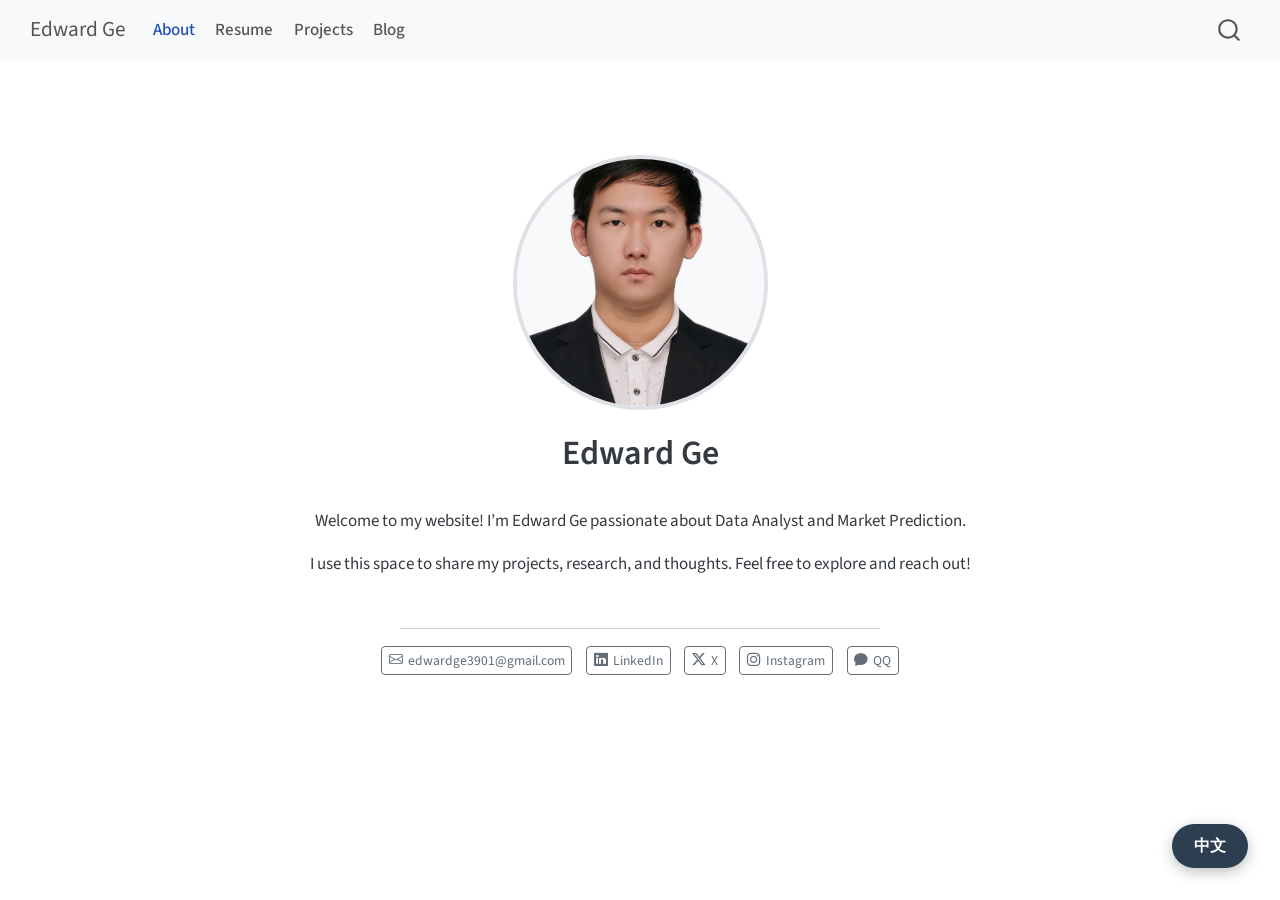
<file: docs/index.html>
<!DOCTYPE html>
<html xmlns="http://www.w3.org/1999/xhtml" lang="en" xml:lang="en"><head>

<meta charset="utf-8">
<meta name="generator" content="quarto-1.9.36">

<meta name="viewport" content="width=device-width, initial-scale=1.0, user-scalable=yes">


<title>Edward Ge</title>
<style>
/* Default styles provided by pandoc.
** See https://pandoc.org/MANUAL.html#variables-for-html for config info.
*/
code{white-space: pre-wrap;}
span.smallcaps{font-variant: small-caps;}
div.columns{display: flex; gap: min(4vw, 1.5em);}
div.column{flex: auto; overflow-x: auto;}
div.hanging-indent{margin-left: 1.5em; text-indent: -1.5em;}
ul.task-list{list-style: none;}
ul.task-list li input[type="checkbox"] {
  width: 0.8em;
  margin: 0 0.8em 0.2em -1em; /* quarto-specific, see https://github.com/quarto-dev/quarto-cli/issues/4556 */ 
  vertical-align: middle;
}
</style>


<script src="site_libs/quarto-nav/quarto-nav.js"></script>
<script src="site_libs/quarto-nav/headroom.min.js"></script>
<script src="site_libs/clipboard/clipboard.min.js"></script>
<script src="site_libs/quarto-search/autocomplete.umd.js"></script>
<script src="site_libs/quarto-search/fuse.min.js"></script>
<script src="site_libs/quarto-search/quarto-search.js"></script>
<meta name="quarto:offset" content="./">
<script src="site_libs/quarto-html/quarto.js" type="module"></script>
<script src="site_libs/quarto-html/tabsets/tabsets.js" type="module"></script>
<script src="site_libs/quarto-html/popper.min.js"></script>
<script src="site_libs/quarto-html/tippy.umd.min.js"></script>
<link href="site_libs/quarto-html/tippy.css" rel="stylesheet">
<link href="site_libs/quarto-html/quarto-syntax-highlighting-845c23b38eaddc0f92fda52bfe77a8c8.css" rel="stylesheet" id="quarto-text-highlighting-styles">
<script src="site_libs/bootstrap/bootstrap.min.js"></script>
<link href="site_libs/bootstrap/bootstrap-icons.css" rel="stylesheet">
<link href="site_libs/bootstrap/bootstrap-a0f9fd0d421825b736dc1bbcbcba2219.min.css" rel="stylesheet" append-hash="true" id="quarto-bootstrap" data-mode="light">
<script id="quarto-search-options" type="application/json">{
  "location": "navbar",
  "copy-button": false,
  "collapse-after": 3,
  "panel-placement": "end",
  "type": "overlay",
  "limit": 50,
  "keyboard-shortcut": [
    "f",
    "/",
    "s"
  ],
  "show-item-context": false,
  "language": {
    "search-no-results-text": "No results",
    "search-matching-documents-text": "matching documents",
    "search-copy-link-title": "Copy link to search",
    "search-hide-matches-text": "Hide additional matches",
    "search-more-match-text": "more match in this document",
    "search-more-matches-text": "more matches in this document",
    "search-clear-button-title": "Clear",
    "search-text-placeholder": "",
    "search-detached-cancel-button-title": "Cancel",
    "search-submit-button-title": "Submit",
    "search-label": "Search"
  }
}</script>


<link rel="stylesheet" href="styles.css">
</head>

<body class="nav-fixed fullcontent quarto-light">

<div id="quarto-search-results"></div>
  <header id="quarto-header" class="headroom fixed-top">
    <nav class="navbar navbar-expand-lg " data-bs-theme="dark">
      <div class="navbar-container container-fluid">
      <div class="navbar-brand-container mx-auto">
    <a class="navbar-brand" href="./index.html">
    <span class="navbar-title">Edward Ge</span>
    </a>
  </div>
            <div id="quarto-search" class="" title="Search"></div>
          <button class="navbar-toggler" type="button" data-bs-toggle="collapse" data-bs-target="#navbarCollapse" aria-controls="navbarCollapse" role="menu" aria-expanded="false" aria-label="Toggle navigation" onclick="if (window.quartoToggleHeadroom) { window.quartoToggleHeadroom(); }">
  <span class="navbar-toggler-icon"></span>
</button>
          <div class="collapse navbar-collapse" id="navbarCollapse">
            <ul class="navbar-nav navbar-nav-scroll me-auto">
  <li class="nav-item">
    <a class="nav-link active" href="./index.html" aria-current="page"> 
<span class="menu-text">About</span></a>
  </li>  
  <li class="nav-item">
    <a class="nav-link" href="./resume.html"> 
<span class="menu-text">Resume</span></a>
  </li>  
  <li class="nav-item">
    <a class="nav-link" href="./projects.html"> 
<span class="menu-text">Projects</span></a>
  </li>  
  <li class="nav-item">
    <a class="nav-link" href="./blog.html"> 
<span class="menu-text">Blog</span></a>
  </li>  
</ul>
          </div> <!-- /navcollapse -->
            <div class="quarto-navbar-tools">
</div>
      </div> <!-- /container-fluid -->
    </nav>
</header>
<!-- content -->
<div id="quarto-content" class="quarto-container page-columns page-rows-contents page-layout-article page-navbar">
<!-- sidebar -->
<!-- margin-sidebar -->
    
<!-- main -->
<div class="quarto-about-jolla">
  <img src="files/profile_pic.jpg" class="about-image
  round " style="height: 15em; width: 15em;">
 <header id="title-block-header" class="quarto-title-block default">
<div class="quarto-title">
<h1 class="title">Edward Ge</h1>
</div>
<div class="quarto-title-meta">
  </div>
</header><main class="content" id="quarto-document-content">
<div class="lang-en">
<p>Welcome to my website! I’m Edward Ge passionate about Data Analyst and Market Prediction.</p>
<p>I use this space to share my projects, research, and thoughts. Feel free to explore and reach out!</p>
</div>
<div class="lang-zh">
<p>欢迎来到我的个人网站！我是葛智健，热衷于数据分析和市场预测。</p>
<p>这里是我分享项目、研究和想法的地方，欢迎随意浏览，也欢迎联系我！</p>
</div>


</main> 
  <hr class="about-sep">
   <div class="about-links">
  <a href="mailto:edwardge3901@gmail.com" class="about-link" rel="" target="">
    <i class="bi bi-envelope"></i>
     <span class="about-link-text">edwardge3901@gmail.com</span>
  </a>
  <a href="https://www.linkedin.com/in/zhijian-ge-9521372b8/" class="about-link" rel="" target="">
    <i class="bi bi-linkedin"></i>
     <span class="about-link-text">LinkedIn</span>
  </a>
  <a href="https://x.com/EdwardGe3901" class="about-link" rel="" target="">
    <i class="bi bi-twitter-x"></i>
     <span class="about-link-text">X</span>
  </a>
  <a href="https://www.instagram.com/auster039/" class="about-link" rel="" target="">
    <i class="bi bi-instagram"></i>
     <span class="about-link-text">Instagram</span>
  </a>
  <a href="http://wpa.qq.com/msgrd?v=3&amp;uin=1965330771&amp;site=qq&amp;menu=yes" class="about-link" rel="" target="">
    <i class="bi bi-chat-fill"></i>
     <span class="about-link-text">QQ</span>
  </a>
</div>
</div>
 <!-- /main -->
<style>
  #lang-toggle-btn {
    position: fixed;
    bottom: 32px;
    right: 32px;
    z-index: 9999;
    background: #2c3e50;
    color: #fff;
    border: none;
    border-radius: 24px;
    padding: 10px 22px;
    font-size: 0.95rem;
    font-weight: 600;
    cursor: pointer;
    box-shadow: 0 4px 14px rgba(0,0,0,0.25);
    transition: background 0.2s, transform 0.1s;
  }
  #lang-toggle-btn:hover {
    background: #1a252f;
    transform: translateY(-2px);
  }
  .lang-zh { display: none; }
</style>

<button id="lang-toggle-btn">中文</button>

<script>
(function () {
  var currentLang = localStorage.getItem('preferred-lang') || 'en';
  var btn = document.getElementById('lang-toggle-btn');

  var nameEN = 'Edward Ge';
  var nameZH = '葛智健';

  function applyLang(lang) {
    // 用 'block' 而不是 '' 确保覆盖 CSS 的 display:none
    document.querySelectorAll('.lang-en').forEach(function (el) {
      el.style.display = lang === 'en' ? 'block' : 'none';
    });
    document.querySelectorAll('.lang-zh').forEach(function (el) {
      el.style.display = lang === 'zh' ? 'block' : 'none';
    });

    // 切换名字
    var nameEl = document.querySelector('.quarto-about-jolla h1');
    if (nameEl) nameEl.textContent = lang === 'en' ? nameEN : nameZH;

    btn.textContent = lang === 'en' ? '中文' : 'EN';
    localStorage.setItem('preferred-lang', lang);
    currentLang = lang;
  }

  btn.addEventListener('click', function () {
    applyLang(currentLang === 'en' ? 'zh' : 'en');
  });

  // 直接调用，不用 DOMContentLoaded（脚本在 body 末尾，DOM 已就绪）
  applyLang(currentLang);
})();
</script>
<script id="quarto-html-after-body" type="application/javascript">
  window.document.addEventListener("DOMContentLoaded", function (event) {
    const isCodeAnnotation = (el) => {
      for (const clz of el.classList) {
        if (clz.startsWith('code-annotation-')) {                     
          return true;
        }
      }
      return false;
    }
    const onCopySuccess = function(e) {
      // button target
      const button = e.trigger;
      // don't keep focus
      button.blur();
      // flash "checked"
      button.classList.add('code-copy-button-checked');
      var currentTitle = button.getAttribute("title");
      button.setAttribute("title", "Copied!");
      let tooltip;
      if (window.bootstrap) {
        button.setAttribute("data-bs-toggle", "tooltip");
        button.setAttribute("data-bs-placement", "left");
        button.setAttribute("data-bs-title", "Copied!");
        tooltip = new bootstrap.Tooltip(button, 
          { trigger: "manual", 
            customClass: "code-copy-button-tooltip",
            offset: [0, -8]});
        tooltip.show();    
      }
      setTimeout(function() {
        if (tooltip) {
          tooltip.hide();
          button.removeAttribute("data-bs-title");
          button.removeAttribute("data-bs-toggle");
          button.removeAttribute("data-bs-placement");
        }
        button.setAttribute("title", currentTitle);
        button.classList.remove('code-copy-button-checked');
      }, 1000);
      // clear code selection
      e.clearSelection();
    }
    const getTextToCopy = function(trigger) {
      const outerScaffold = trigger.parentElement.cloneNode(true);
      const codeEl = outerScaffold.querySelector('code');
      for (const childEl of codeEl.children) {
        if (isCodeAnnotation(childEl)) {
          childEl.remove();
        }
      }
      return codeEl.innerText;
    }
    const clipboard = new window.ClipboardJS('.code-copy-button:not([data-in-quarto-modal])', {
      text: getTextToCopy
    });
    clipboard.on('success', onCopySuccess);
    if (window.document.getElementById('quarto-embedded-source-code-modal')) {
      const clipboardModal = new window.ClipboardJS('.code-copy-button[data-in-quarto-modal]', {
        text: getTextToCopy,
        container: window.document.getElementById('quarto-embedded-source-code-modal')
      });
      clipboardModal.on('success', onCopySuccess);
    }
      var localhostRegex = new RegExp(/^(?:http|https):\/\/localhost\:?[0-9]*\//);
      var mailtoRegex = new RegExp(/^mailto:/);
        var filterRegex = new RegExp('/' + window.location.host + '/');
      var isInternal = (href) => {
          return filterRegex.test(href) || localhostRegex.test(href) || mailtoRegex.test(href);
      }
      // Inspect non-navigation links and adorn them if external
     var links = window.document.querySelectorAll('a[href]:not(.nav-link):not(.navbar-brand):not(.toc-action):not(.sidebar-link):not(.sidebar-item-toggle):not(.pagination-link):not(.no-external):not([aria-hidden]):not(.dropdown-item):not(.quarto-navigation-tool):not(.about-link)');
      for (var i=0; i<links.length; i++) {
        const link = links[i];
        if (!isInternal(link.href)) {
          // undo the damage that might have been done by quarto-nav.js in the case of
          // links that we want to consider external
          if (link.dataset.originalHref !== undefined) {
            link.href = link.dataset.originalHref;
          }
        }
      }
    function tippyHover(el, contentFn, onTriggerFn, onUntriggerFn) {
      const config = {
        allowHTML: true,
        maxWidth: 500,
        delay: 100,
        arrow: false,
        appendTo: function(el) {
            return el.parentElement;
        },
        interactive: true,
        interactiveBorder: 10,
        theme: 'quarto',
        placement: 'bottom-start',
      };
      if (contentFn) {
        config.content = contentFn;
      }
      if (onTriggerFn) {
        config.onTrigger = onTriggerFn;
      }
      if (onUntriggerFn) {
        config.onUntrigger = onUntriggerFn;
      }
      window.tippy(el, config); 
    }
    const noterefs = window.document.querySelectorAll('a[role="doc-noteref"]');
    for (var i=0; i<noterefs.length; i++) {
      const ref = noterefs[i];
      tippyHover(ref, function() {
        // use id or data attribute instead here
        let href = ref.getAttribute('data-footnote-href') || ref.getAttribute('href');
        try { href = new URL(href).hash; } catch {}
        const id = href.replace(/^#\/?/, "");
        const note = window.document.getElementById(id);
        if (note) {
          return note.innerHTML;
        } else {
          return "";
        }
      });
    }
    const xrefs = window.document.querySelectorAll('a.quarto-xref');
    const processXRef = (id, note) => {
      // Strip column container classes
      const stripColumnClz = (el) => {
        el.classList.remove("page-full", "page-columns");
        if (el.children) {
          for (const child of el.children) {
            stripColumnClz(child);
          }
        }
      }
      stripColumnClz(note)
      if (id === null || id.startsWith('sec-')) {
        // Special case sections, only their first couple elements
        const container = document.createElement("div");
        if (note.children && note.children.length > 2) {
          container.appendChild(note.children[0].cloneNode(true));
          for (let i = 1; i < note.children.length; i++) {
            const child = note.children[i];
            if (child.tagName === "P" && child.innerText === "") {
              continue;
            } else {
              container.appendChild(child.cloneNode(true));
              break;
            }
          }
          if (window.Quarto?.typesetMath) {
            window.Quarto.typesetMath(container);
          }
          return container.innerHTML
        } else {
          if (window.Quarto?.typesetMath) {
            window.Quarto.typesetMath(note);
          }
          return note.innerHTML;
        }
      } else {
        // Remove any anchor links if they are present
        const anchorLink = note.querySelector('a.anchorjs-link');
        if (anchorLink) {
          anchorLink.remove();
        }
        if (window.Quarto?.typesetMath) {
          window.Quarto.typesetMath(note);
        }
        if (note.classList.contains("callout")) {
          return note.outerHTML;
        } else {
          return note.innerHTML;
        }
      }
    }
    for (var i=0; i<xrefs.length; i++) {
      const xref = xrefs[i];
      tippyHover(xref, undefined, function(instance) {
        instance.disable();
        let url = xref.getAttribute('href');
        let hash = undefined; 
        if (url.startsWith('#')) {
          hash = url;
        } else {
          try { hash = new URL(url).hash; } catch {}
        }
        if (hash) {
          const id = hash.replace(/^#\/?/, "");
          const note = window.document.getElementById(id);
          if (note !== null) {
            try {
              const html = processXRef(id, note.cloneNode(true));
              instance.setContent(html);
            } finally {
              instance.enable();
              instance.show();
            }
          } else {
            // See if we can fetch this
            fetch(url.split('#')[0])
            .then(res => res.text())
            .then(html => {
              const parser = new DOMParser();
              const htmlDoc = parser.parseFromString(html, "text/html");
              const note = htmlDoc.getElementById(id);
              if (note !== null) {
                const html = processXRef(id, note);
                instance.setContent(html);
              } 
            }).finally(() => {
              instance.enable();
              instance.show();
            });
          }
        } else {
          // See if we can fetch a full url (with no hash to target)
          // This is a special case and we should probably do some content thinning / targeting
          fetch(url)
          .then(res => res.text())
          .then(html => {
            const parser = new DOMParser();
            const htmlDoc = parser.parseFromString(html, "text/html");
            const note = htmlDoc.querySelector('main.content');
            if (note !== null) {
              // This should only happen for chapter cross references
              // (since there is no id in the URL)
              // remove the first header
              if (note.children.length > 0 && note.children[0].tagName === "HEADER") {
                note.children[0].remove();
              }
              const html = processXRef(null, note);
              instance.setContent(html);
            } 
          }).finally(() => {
            instance.enable();
            instance.show();
          });
        }
      }, function(instance) {
      });
    }
        let selectedAnnoteEl;
        const selectorForAnnotation = ( cell, annotation) => {
          let cellAttr = 'data-code-cell="' + cell + '"';
          let lineAttr = 'data-code-annotation="' +  annotation + '"';
          const selector = 'span[' + cellAttr + '][' + lineAttr + ']';
          return selector;
        }
        const selectCodeLines = (annoteEl) => {
          const doc = window.document;
          const targetCell = annoteEl.getAttribute("data-target-cell");
          const targetAnnotation = annoteEl.getAttribute("data-target-annotation");
          const annoteSpan = window.document.querySelector(selectorForAnnotation(targetCell, targetAnnotation));
          const lines = annoteSpan.getAttribute("data-code-lines").split(",");
          const lineIds = lines.map((line) => {
            return targetCell + "-" + line;
          })
          let top = null;
          let height = null;
          let parent = null;
          if (lineIds.length > 0) {
              //compute the position of the single el (top and bottom and make a div)
              const el = window.document.getElementById(lineIds[0]);
              top = el.offsetTop;
              height = el.offsetHeight;
              parent = el.parentElement.parentElement;
            if (lineIds.length > 1) {
              const lastEl = window.document.getElementById(lineIds[lineIds.length - 1]);
              const bottom = lastEl.offsetTop + lastEl.offsetHeight;
              height = bottom - top;
            }
            if (top !== null && height !== null && parent !== null) {
              // cook up a div (if necessary) and position it 
              let div = window.document.getElementById("code-annotation-line-highlight");
              if (div === null) {
                div = window.document.createElement("div");
                div.setAttribute("id", "code-annotation-line-highlight");
                div.style.position = 'absolute';
                parent.appendChild(div);
              }
              div.style.top = top - 2 + "px";
              div.style.height = height + 4 + "px";
              div.style.left = 0;
              let gutterDiv = window.document.getElementById("code-annotation-line-highlight-gutter");
              if (gutterDiv === null) {
                gutterDiv = window.document.createElement("div");
                gutterDiv.setAttribute("id", "code-annotation-line-highlight-gutter");
                gutterDiv.style.position = 'absolute';
                const codeCell = window.document.getElementById(targetCell);
                const gutter = codeCell.querySelector('.code-annotation-gutter');
                gutter.appendChild(gutterDiv);
              }
              gutterDiv.style.top = top - 2 + "px";
              gutterDiv.style.height = height + 4 + "px";
            }
            selectedAnnoteEl = annoteEl;
          }
        };
        const unselectCodeLines = () => {
          const elementsIds = ["code-annotation-line-highlight", "code-annotation-line-highlight-gutter"];
          elementsIds.forEach((elId) => {
            const div = window.document.getElementById(elId);
            if (div) {
              div.remove();
            }
          });
          selectedAnnoteEl = undefined;
        };
          // Handle positioning of the toggle
      window.addEventListener(
        "resize",
        throttle(() => {
          elRect = undefined;
          if (selectedAnnoteEl) {
            selectCodeLines(selectedAnnoteEl);
          }
        }, 10)
      );
      function throttle(fn, ms) {
      let throttle = false;
      let timer;
        return (...args) => {
          if(!throttle) { // first call gets through
              fn.apply(this, args);
              throttle = true;
          } else { // all the others get throttled
              if(timer) clearTimeout(timer); // cancel #2
              timer = setTimeout(() => {
                fn.apply(this, args);
                timer = throttle = false;
              }, ms);
          }
        };
      }
        // Attach click handler to the DT
        const annoteDls = window.document.querySelectorAll('dt[data-target-cell]');
        for (const annoteDlNode of annoteDls) {
          annoteDlNode.addEventListener('click', (event) => {
            const clickedEl = event.target;
            if (clickedEl !== selectedAnnoteEl) {
              unselectCodeLines();
              const activeEl = window.document.querySelector('dt[data-target-cell].code-annotation-active');
              if (activeEl) {
                activeEl.classList.remove('code-annotation-active');
              }
              selectCodeLines(clickedEl);
              clickedEl.classList.add('code-annotation-active');
            } else {
              // Unselect the line
              unselectCodeLines();
              clickedEl.classList.remove('code-annotation-active');
            }
          });
        }
    const findCites = (el) => {
      const parentEl = el.parentElement;
      if (parentEl) {
        const cites = parentEl.dataset.cites;
        if (cites) {
          return {
            el,
            cites: cites.split(' ')
          };
        } else {
          return findCites(el.parentElement)
        }
      } else {
        return undefined;
      }
    };
    var bibliorefs = window.document.querySelectorAll('a[role="doc-biblioref"]');
    for (var i=0; i<bibliorefs.length; i++) {
      const ref = bibliorefs[i];
      const citeInfo = findCites(ref);
      if (citeInfo) {
        tippyHover(citeInfo.el, function() {
          var popup = window.document.createElement('div');
          citeInfo.cites.forEach(function(cite) {
            var citeDiv = window.document.createElement('div');
            citeDiv.classList.add('hanging-indent');
            citeDiv.classList.add('csl-entry');
            var biblioDiv = window.document.getElementById('ref-' + cite);
            if (biblioDiv) {
              citeDiv.innerHTML = biblioDiv.innerHTML;
            }
            popup.appendChild(citeDiv);
          });
          return popup.innerHTML;
        });
      }
    }
  });
  </script>
</div> <!-- /content -->




</body></html>
</file>
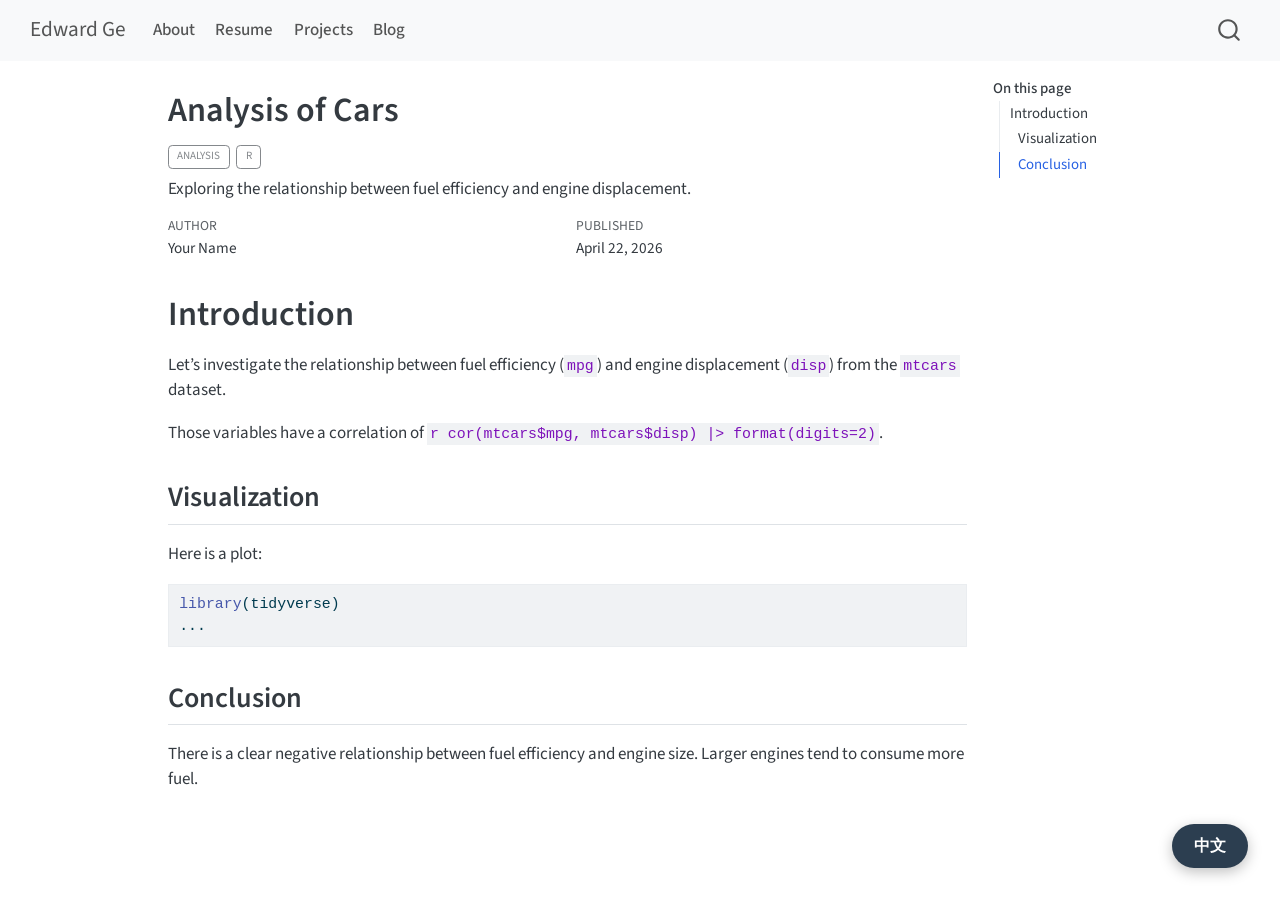
<file: docs/projects/project1/index.html>
<!DOCTYPE html>
<html xmlns="http://www.w3.org/1999/xhtml" lang="en" xml:lang="en"><head>

<meta charset="utf-8">
<meta name="generator" content="quarto-1.9.36">

<meta name="viewport" content="width=device-width, initial-scale=1.0, user-scalable=yes">

<meta name="author" content="Your Name">
<meta name="dcterms.date" content="2026-04-22">
<meta name="description" content="Exploring the relationship between fuel efficiency and engine displacement.">

<title>Analysis of Cars – Edward Ge</title>
<style>
/* Default styles provided by pandoc.
** See https://pandoc.org/MANUAL.html#variables-for-html for config info.
*/
code{white-space: pre-wrap;}
span.smallcaps{font-variant: small-caps;}
div.columns{display: flex; gap: min(4vw, 1.5em);}
div.column{flex: auto; overflow-x: auto;}
div.hanging-indent{margin-left: 1.5em; text-indent: -1.5em;}
ul.task-list{list-style: none;}
ul.task-list li input[type="checkbox"] {
  width: 0.8em;
  margin: 0 0.8em 0.2em -1em; /* quarto-specific, see https://github.com/quarto-dev/quarto-cli/issues/4556 */ 
  vertical-align: middle;
}
/* CSS for syntax highlighting */
html { -webkit-text-size-adjust: 100%; }
pre > code.sourceCode { white-space: pre; position: relative; }
pre > code.sourceCode > span { display: inline-block; line-height: 1.25; }
pre > code.sourceCode > span:empty { height: 1.2em; }
.sourceCode { overflow: visible; }
code.sourceCode > span { color: inherit; text-decoration: inherit; }
div.sourceCode { margin: 1em 0; }
pre.sourceCode { margin: 0; }
@media screen {
div.sourceCode { overflow: auto; }
}
@media print {
pre > code.sourceCode { white-space: pre-wrap; }
pre > code.sourceCode > span { text-indent: -5em; padding-left: 5em; }
}
pre.numberSource code
  { counter-reset: source-line 0; }
pre.numberSource code > span
  { position: relative; left: -4em; counter-increment: source-line; }
pre.numberSource code > span > a:first-child::before
  { content: counter(source-line);
    position: relative; left: -1em; text-align: right; vertical-align: baseline;
    border: none; display: inline-block;
    -webkit-touch-callout: none; -webkit-user-select: none;
    -khtml-user-select: none; -moz-user-select: none;
    -ms-user-select: none; user-select: none;
    padding: 0 4px; width: 4em;
  }
pre.numberSource { margin-left: 3em;  padding-left: 4px; }
div.sourceCode
  {   }
@media screen {
pre > code.sourceCode > span > a:first-child::before { text-decoration: underline; }
}
</style>


<script src="../../site_libs/quarto-nav/quarto-nav.js"></script>
<script src="../../site_libs/quarto-nav/headroom.min.js"></script>
<script src="../../site_libs/clipboard/clipboard.min.js"></script>
<script src="../../site_libs/quarto-search/autocomplete.umd.js"></script>
<script src="../../site_libs/quarto-search/fuse.min.js"></script>
<script src="../../site_libs/quarto-search/quarto-search.js"></script>
<meta name="quarto:offset" content="../../">
<script src="../../site_libs/quarto-html/quarto.js" type="module"></script>
<script src="../../site_libs/quarto-html/tabsets/tabsets.js" type="module"></script>
<script src="../../site_libs/quarto-html/popper.min.js"></script>
<script src="../../site_libs/quarto-html/tippy.umd.min.js"></script>
<script src="../../site_libs/quarto-html/anchor.min.js"></script>
<link href="../../site_libs/quarto-html/tippy.css" rel="stylesheet">
<link href="../../site_libs/quarto-html/quarto-syntax-highlighting-845c23b38eaddc0f92fda52bfe77a8c8.css" rel="stylesheet" id="quarto-text-highlighting-styles">
<script src="../../site_libs/bootstrap/bootstrap.min.js"></script>
<link href="../../site_libs/bootstrap/bootstrap-icons.css" rel="stylesheet">
<link href="../../site_libs/bootstrap/bootstrap-a0f9fd0d421825b736dc1bbcbcba2219.min.css" rel="stylesheet" append-hash="true" id="quarto-bootstrap" data-mode="light">
<script id="quarto-search-options" type="application/json">{
  "location": "navbar",
  "copy-button": false,
  "collapse-after": 3,
  "panel-placement": "end",
  "type": "overlay",
  "limit": 50,
  "keyboard-shortcut": [
    "f",
    "/",
    "s"
  ],
  "show-item-context": false,
  "language": {
    "search-no-results-text": "No results",
    "search-matching-documents-text": "matching documents",
    "search-copy-link-title": "Copy link to search",
    "search-hide-matches-text": "Hide additional matches",
    "search-more-match-text": "more match in this document",
    "search-more-matches-text": "more matches in this document",
    "search-clear-button-title": "Clear",
    "search-text-placeholder": "",
    "search-detached-cancel-button-title": "Cancel",
    "search-submit-button-title": "Submit",
    "search-label": "Search"
  }
}</script>


<link rel="stylesheet" href="../../styles.css">
</head>

<body class="nav-fixed quarto-light">

<div id="quarto-search-results"></div>
  <header id="quarto-header" class="headroom fixed-top">
    <nav class="navbar navbar-expand-lg " data-bs-theme="dark">
      <div class="navbar-container container-fluid">
      <div class="navbar-brand-container mx-auto">
    <a class="navbar-brand" href="../../index.html">
    <span class="navbar-title">Edward Ge</span>
    </a>
  </div>
            <div id="quarto-search" class="" title="Search"></div>
          <button class="navbar-toggler" type="button" data-bs-toggle="collapse" data-bs-target="#navbarCollapse" aria-controls="navbarCollapse" role="menu" aria-expanded="false" aria-label="Toggle navigation" onclick="if (window.quartoToggleHeadroom) { window.quartoToggleHeadroom(); }">
  <span class="navbar-toggler-icon"></span>
</button>
          <div class="collapse navbar-collapse" id="navbarCollapse">
            <ul class="navbar-nav navbar-nav-scroll me-auto">
  <li class="nav-item">
    <a class="nav-link" href="../../index.html"> 
<span class="menu-text">About</span></a>
  </li>  
  <li class="nav-item">
    <a class="nav-link" href="../../resume.html"> 
<span class="menu-text">Resume</span></a>
  </li>  
  <li class="nav-item">
    <a class="nav-link" href="../../projects.html"> 
<span class="menu-text">Projects</span></a>
  </li>  
  <li class="nav-item">
    <a class="nav-link" href="../../blog.html"> 
<span class="menu-text">Blog</span></a>
  </li>  
</ul>
          </div> <!-- /navcollapse -->
            <div class="quarto-navbar-tools">
</div>
      </div> <!-- /container-fluid -->
    </nav>
</header>
<!-- content -->
<div id="quarto-content" class="quarto-container page-columns page-rows-contents page-layout-article page-navbar">
<!-- sidebar -->
<!-- margin-sidebar -->
    <div id="quarto-margin-sidebar" class="sidebar margin-sidebar">
        <nav id="TOC" role="doc-toc" class="toc-active">
    <h2 id="toc-title">On this page</h2>
   
  <ul>
  <li><a href="#introduction" id="toc-introduction" class="nav-link active" data-scroll-target="#introduction">Introduction</a>
  <ul class="collapse">
  <li><a href="#visualization" id="toc-visualization" class="nav-link" data-scroll-target="#visualization">Visualization</a></li>
  <li><a href="#conclusion" id="toc-conclusion" class="nav-link" data-scroll-target="#conclusion">Conclusion</a></li>
  </ul></li>
  </ul>
</nav>
    </div>
<!-- main -->
<main class="content" id="quarto-document-content">

<header id="title-block-header" class="quarto-title-block default">
<div class="quarto-title">
<h1 class="title">Analysis of Cars</h1>
  <div class="quarto-categories">
    <div class="quarto-category">analysis</div>
    <div class="quarto-category">R</div>
  </div>
  </div>

<div>
  <div class="description">
    Exploring the relationship between fuel efficiency and engine displacement.
  </div>
</div>


<div class="quarto-title-meta">

    <div>
    <div class="quarto-title-meta-heading">Author</div>
    <div class="quarto-title-meta-contents">
             <p>Your Name </p>
          </div>
  </div>
    
    <div>
    <div class="quarto-title-meta-heading">Published</div>
    <div class="quarto-title-meta-contents">
      <p class="date">April 22, 2026</p>
    </div>
  </div>
  
    
  </div>
  


</header>


<section id="introduction" class="level1">
<h1>Introduction</h1>
<p>Let’s investigate the relationship between fuel efficiency (<code>mpg</code>) and engine displacement (<code>disp</code>) from the <code>mtcars</code> dataset.</p>
<p>Those variables have a correlation of <code>r cor(mtcars$mpg, mtcars$disp) |&gt; format(digits=2)</code>.</p>
<section id="visualization" class="level2">
<h2 class="anchored" data-anchor-id="visualization">Visualization</h2>
<p>Here is a plot:</p>
<div class="code-copy-outer-scaffold"><div class="sourceCode" id="cb1"><pre class="sourceCode r code-with-copy"><code class="sourceCode r"><span id="cb1-1"><a href="#cb1-1" aria-hidden="true" tabindex="-1"></a><span class="fu">library</span>(tidyverse)</span>
<span id="cb1-2"><a href="#cb1-2" aria-hidden="true" tabindex="-1"></a>...</span></code></pre></div><button title="Copy to Clipboard" class="code-copy-button"><i class="bi"></i></button></div>
</section>
<section id="conclusion" class="level2">
<h2 class="anchored" data-anchor-id="conclusion">Conclusion</h2>
<p>There is a clear negative relationship between fuel efficiency and engine size. Larger engines tend to consume more fuel.</p>


</section>
</section>

</main> <!-- /main -->
<style>
  #lang-toggle-btn {
    position: fixed;
    bottom: 32px;
    right: 32px;
    z-index: 9999;
    background: #2c3e50;
    color: #fff;
    border: none;
    border-radius: 24px;
    padding: 10px 22px;
    font-size: 0.95rem;
    font-weight: 600;
    cursor: pointer;
    box-shadow: 0 4px 14px rgba(0,0,0,0.25);
    transition: background 0.2s, transform 0.1s;
  }
  #lang-toggle-btn:hover {
    background: #1a252f;
    transform: translateY(-2px);
  }
  .lang-zh { display: none; }
</style>

<button id="lang-toggle-btn">中文</button>

<script>
(function () {
  var currentLang = localStorage.getItem('preferred-lang') || 'en';
  var btn = document.getElementById('lang-toggle-btn');

  var nameEN = 'Edward Ge';
  var nameZH = '葛智健';

  function applyLang(lang) {
    // 用 'block' 而不是 '' 确保覆盖 CSS 的 display:none
    document.querySelectorAll('.lang-en').forEach(function (el) {
      el.style.display = lang === 'en' ? 'block' : 'none';
    });
    document.querySelectorAll('.lang-zh').forEach(function (el) {
      el.style.display = lang === 'zh' ? 'block' : 'none';
    });

    // 切换名字
    var nameEl = document.querySelector('.quarto-about-jolla h1');
    if (nameEl) nameEl.textContent = lang === 'en' ? nameEN : nameZH;

    btn.textContent = lang === 'en' ? '中文' : 'EN';
    localStorage.setItem('preferred-lang', lang);
    currentLang = lang;
  }

  btn.addEventListener('click', function () {
    applyLang(currentLang === 'en' ? 'zh' : 'en');
  });

  // 直接调用，不用 DOMContentLoaded（脚本在 body 末尾，DOM 已就绪）
  applyLang(currentLang);
})();
</script>
<script id="quarto-html-after-body" type="application/javascript">
  window.document.addEventListener("DOMContentLoaded", function (event) {
    const icon = "";
    const anchorJS = new window.AnchorJS();
    anchorJS.options = {
      placement: 'right',
      icon: icon
    };
    anchorJS.add('.anchored');
    const isCodeAnnotation = (el) => {
      for (const clz of el.classList) {
        if (clz.startsWith('code-annotation-')) {                     
          return true;
        }
      }
      return false;
    }
    const onCopySuccess = function(e) {
      // button target
      const button = e.trigger;
      // don't keep focus
      button.blur();
      // flash "checked"
      button.classList.add('code-copy-button-checked');
      var currentTitle = button.getAttribute("title");
      button.setAttribute("title", "Copied!");
      let tooltip;
      if (window.bootstrap) {
        button.setAttribute("data-bs-toggle", "tooltip");
        button.setAttribute("data-bs-placement", "left");
        button.setAttribute("data-bs-title", "Copied!");
        tooltip = new bootstrap.Tooltip(button, 
          { trigger: "manual", 
            customClass: "code-copy-button-tooltip",
            offset: [0, -8]});
        tooltip.show();    
      }
      setTimeout(function() {
        if (tooltip) {
          tooltip.hide();
          button.removeAttribute("data-bs-title");
          button.removeAttribute("data-bs-toggle");
          button.removeAttribute("data-bs-placement");
        }
        button.setAttribute("title", currentTitle);
        button.classList.remove('code-copy-button-checked');
      }, 1000);
      // clear code selection
      e.clearSelection();
    }
    const getTextToCopy = function(trigger) {
      const outerScaffold = trigger.parentElement.cloneNode(true);
      const codeEl = outerScaffold.querySelector('code');
      for (const childEl of codeEl.children) {
        if (isCodeAnnotation(childEl)) {
          childEl.remove();
        }
      }
      return codeEl.innerText;
    }
    const clipboard = new window.ClipboardJS('.code-copy-button:not([data-in-quarto-modal])', {
      text: getTextToCopy
    });
    clipboard.on('success', onCopySuccess);
    if (window.document.getElementById('quarto-embedded-source-code-modal')) {
      const clipboardModal = new window.ClipboardJS('.code-copy-button[data-in-quarto-modal]', {
        text: getTextToCopy,
        container: window.document.getElementById('quarto-embedded-source-code-modal')
      });
      clipboardModal.on('success', onCopySuccess);
    }
      var localhostRegex = new RegExp(/^(?:http|https):\/\/localhost\:?[0-9]*\//);
      var mailtoRegex = new RegExp(/^mailto:/);
        var filterRegex = new RegExp('/' + window.location.host + '/');
      var isInternal = (href) => {
          return filterRegex.test(href) || localhostRegex.test(href) || mailtoRegex.test(href);
      }
      // Inspect non-navigation links and adorn them if external
     var links = window.document.querySelectorAll('a[href]:not(.nav-link):not(.navbar-brand):not(.toc-action):not(.sidebar-link):not(.sidebar-item-toggle):not(.pagination-link):not(.no-external):not([aria-hidden]):not(.dropdown-item):not(.quarto-navigation-tool):not(.about-link)');
      for (var i=0; i<links.length; i++) {
        const link = links[i];
        if (!isInternal(link.href)) {
          // undo the damage that might have been done by quarto-nav.js in the case of
          // links that we want to consider external
          if (link.dataset.originalHref !== undefined) {
            link.href = link.dataset.originalHref;
          }
        }
      }
    function tippyHover(el, contentFn, onTriggerFn, onUntriggerFn) {
      const config = {
        allowHTML: true,
        maxWidth: 500,
        delay: 100,
        arrow: false,
        appendTo: function(el) {
            return el.parentElement;
        },
        interactive: true,
        interactiveBorder: 10,
        theme: 'quarto',
        placement: 'bottom-start',
      };
      if (contentFn) {
        config.content = contentFn;
      }
      if (onTriggerFn) {
        config.onTrigger = onTriggerFn;
      }
      if (onUntriggerFn) {
        config.onUntrigger = onUntriggerFn;
      }
      window.tippy(el, config); 
    }
    const noterefs = window.document.querySelectorAll('a[role="doc-noteref"]');
    for (var i=0; i<noterefs.length; i++) {
      const ref = noterefs[i];
      tippyHover(ref, function() {
        // use id or data attribute instead here
        let href = ref.getAttribute('data-footnote-href') || ref.getAttribute('href');
        try { href = new URL(href).hash; } catch {}
        const id = href.replace(/^#\/?/, "");
        const note = window.document.getElementById(id);
        if (note) {
          return note.innerHTML;
        } else {
          return "";
        }
      });
    }
    const xrefs = window.document.querySelectorAll('a.quarto-xref');
    const processXRef = (id, note) => {
      // Strip column container classes
      const stripColumnClz = (el) => {
        el.classList.remove("page-full", "page-columns");
        if (el.children) {
          for (const child of el.children) {
            stripColumnClz(child);
          }
        }
      }
      stripColumnClz(note)
      if (id === null || id.startsWith('sec-')) {
        // Special case sections, only their first couple elements
        const container = document.createElement("div");
        if (note.children && note.children.length > 2) {
          container.appendChild(note.children[0].cloneNode(true));
          for (let i = 1; i < note.children.length; i++) {
            const child = note.children[i];
            if (child.tagName === "P" && child.innerText === "") {
              continue;
            } else {
              container.appendChild(child.cloneNode(true));
              break;
            }
          }
          if (window.Quarto?.typesetMath) {
            window.Quarto.typesetMath(container);
          }
          return container.innerHTML
        } else {
          if (window.Quarto?.typesetMath) {
            window.Quarto.typesetMath(note);
          }
          return note.innerHTML;
        }
      } else {
        // Remove any anchor links if they are present
        const anchorLink = note.querySelector('a.anchorjs-link');
        if (anchorLink) {
          anchorLink.remove();
        }
        if (window.Quarto?.typesetMath) {
          window.Quarto.typesetMath(note);
        }
        if (note.classList.contains("callout")) {
          return note.outerHTML;
        } else {
          return note.innerHTML;
        }
      }
    }
    for (var i=0; i<xrefs.length; i++) {
      const xref = xrefs[i];
      tippyHover(xref, undefined, function(instance) {
        instance.disable();
        let url = xref.getAttribute('href');
        let hash = undefined; 
        if (url.startsWith('#')) {
          hash = url;
        } else {
          try { hash = new URL(url).hash; } catch {}
        }
        if (hash) {
          const id = hash.replace(/^#\/?/, "");
          const note = window.document.getElementById(id);
          if (note !== null) {
            try {
              const html = processXRef(id, note.cloneNode(true));
              instance.setContent(html);
            } finally {
              instance.enable();
              instance.show();
            }
          } else {
            // See if we can fetch this
            fetch(url.split('#')[0])
            .then(res => res.text())
            .then(html => {
              const parser = new DOMParser();
              const htmlDoc = parser.parseFromString(html, "text/html");
              const note = htmlDoc.getElementById(id);
              if (note !== null) {
                const html = processXRef(id, note);
                instance.setContent(html);
              } 
            }).finally(() => {
              instance.enable();
              instance.show();
            });
          }
        } else {
          // See if we can fetch a full url (with no hash to target)
          // This is a special case and we should probably do some content thinning / targeting
          fetch(url)
          .then(res => res.text())
          .then(html => {
            const parser = new DOMParser();
            const htmlDoc = parser.parseFromString(html, "text/html");
            const note = htmlDoc.querySelector('main.content');
            if (note !== null) {
              // This should only happen for chapter cross references
              // (since there is no id in the URL)
              // remove the first header
              if (note.children.length > 0 && note.children[0].tagName === "HEADER") {
                note.children[0].remove();
              }
              const html = processXRef(null, note);
              instance.setContent(html);
            } 
          }).finally(() => {
            instance.enable();
            instance.show();
          });
        }
      }, function(instance) {
      });
    }
        let selectedAnnoteEl;
        const selectorForAnnotation = ( cell, annotation) => {
          let cellAttr = 'data-code-cell="' + cell + '"';
          let lineAttr = 'data-code-annotation="' +  annotation + '"';
          const selector = 'span[' + cellAttr + '][' + lineAttr + ']';
          return selector;
        }
        const selectCodeLines = (annoteEl) => {
          const doc = window.document;
          const targetCell = annoteEl.getAttribute("data-target-cell");
          const targetAnnotation = annoteEl.getAttribute("data-target-annotation");
          const annoteSpan = window.document.querySelector(selectorForAnnotation(targetCell, targetAnnotation));
          const lines = annoteSpan.getAttribute("data-code-lines").split(",");
          const lineIds = lines.map((line) => {
            return targetCell + "-" + line;
          })
          let top = null;
          let height = null;
          let parent = null;
          if (lineIds.length > 0) {
              //compute the position of the single el (top and bottom and make a div)
              const el = window.document.getElementById(lineIds[0]);
              top = el.offsetTop;
              height = el.offsetHeight;
              parent = el.parentElement.parentElement;
            if (lineIds.length > 1) {
              const lastEl = window.document.getElementById(lineIds[lineIds.length - 1]);
              const bottom = lastEl.offsetTop + lastEl.offsetHeight;
              height = bottom - top;
            }
            if (top !== null && height !== null && parent !== null) {
              // cook up a div (if necessary) and position it 
              let div = window.document.getElementById("code-annotation-line-highlight");
              if (div === null) {
                div = window.document.createElement("div");
                div.setAttribute("id", "code-annotation-line-highlight");
                div.style.position = 'absolute';
                parent.appendChild(div);
              }
              div.style.top = top - 2 + "px";
              div.style.height = height + 4 + "px";
              div.style.left = 0;
              let gutterDiv = window.document.getElementById("code-annotation-line-highlight-gutter");
              if (gutterDiv === null) {
                gutterDiv = window.document.createElement("div");
                gutterDiv.setAttribute("id", "code-annotation-line-highlight-gutter");
                gutterDiv.style.position = 'absolute';
                const codeCell = window.document.getElementById(targetCell);
                const gutter = codeCell.querySelector('.code-annotation-gutter');
                gutter.appendChild(gutterDiv);
              }
              gutterDiv.style.top = top - 2 + "px";
              gutterDiv.style.height = height + 4 + "px";
            }
            selectedAnnoteEl = annoteEl;
          }
        };
        const unselectCodeLines = () => {
          const elementsIds = ["code-annotation-line-highlight", "code-annotation-line-highlight-gutter"];
          elementsIds.forEach((elId) => {
            const div = window.document.getElementById(elId);
            if (div) {
              div.remove();
            }
          });
          selectedAnnoteEl = undefined;
        };
          // Handle positioning of the toggle
      window.addEventListener(
        "resize",
        throttle(() => {
          elRect = undefined;
          if (selectedAnnoteEl) {
            selectCodeLines(selectedAnnoteEl);
          }
        }, 10)
      );
      function throttle(fn, ms) {
      let throttle = false;
      let timer;
        return (...args) => {
          if(!throttle) { // first call gets through
              fn.apply(this, args);
              throttle = true;
          } else { // all the others get throttled
              if(timer) clearTimeout(timer); // cancel #2
              timer = setTimeout(() => {
                fn.apply(this, args);
                timer = throttle = false;
              }, ms);
          }
        };
      }
        // Attach click handler to the DT
        const annoteDls = window.document.querySelectorAll('dt[data-target-cell]');
        for (const annoteDlNode of annoteDls) {
          annoteDlNode.addEventListener('click', (event) => {
            const clickedEl = event.target;
            if (clickedEl !== selectedAnnoteEl) {
              unselectCodeLines();
              const activeEl = window.document.querySelector('dt[data-target-cell].code-annotation-active');
              if (activeEl) {
                activeEl.classList.remove('code-annotation-active');
              }
              selectCodeLines(clickedEl);
              clickedEl.classList.add('code-annotation-active');
            } else {
              // Unselect the line
              unselectCodeLines();
              clickedEl.classList.remove('code-annotation-active');
            }
          });
        }
    const findCites = (el) => {
      const parentEl = el.parentElement;
      if (parentEl) {
        const cites = parentEl.dataset.cites;
        if (cites) {
          return {
            el,
            cites: cites.split(' ')
          };
        } else {
          return findCites(el.parentElement)
        }
      } else {
        return undefined;
      }
    };
    var bibliorefs = window.document.querySelectorAll('a[role="doc-biblioref"]');
    for (var i=0; i<bibliorefs.length; i++) {
      const ref = bibliorefs[i];
      const citeInfo = findCites(ref);
      if (citeInfo) {
        tippyHover(citeInfo.el, function() {
          var popup = window.document.createElement('div');
          citeInfo.cites.forEach(function(cite) {
            var citeDiv = window.document.createElement('div');
            citeDiv.classList.add('hanging-indent');
            citeDiv.classList.add('csl-entry');
            var biblioDiv = window.document.getElementById('ref-' + cite);
            if (biblioDiv) {
              citeDiv.innerHTML = biblioDiv.innerHTML;
            }
            popup.appendChild(citeDiv);
          });
          return popup.innerHTML;
        });
      }
    }
  });
  </script>
</div> <!-- /content -->




</body></html>
</file>
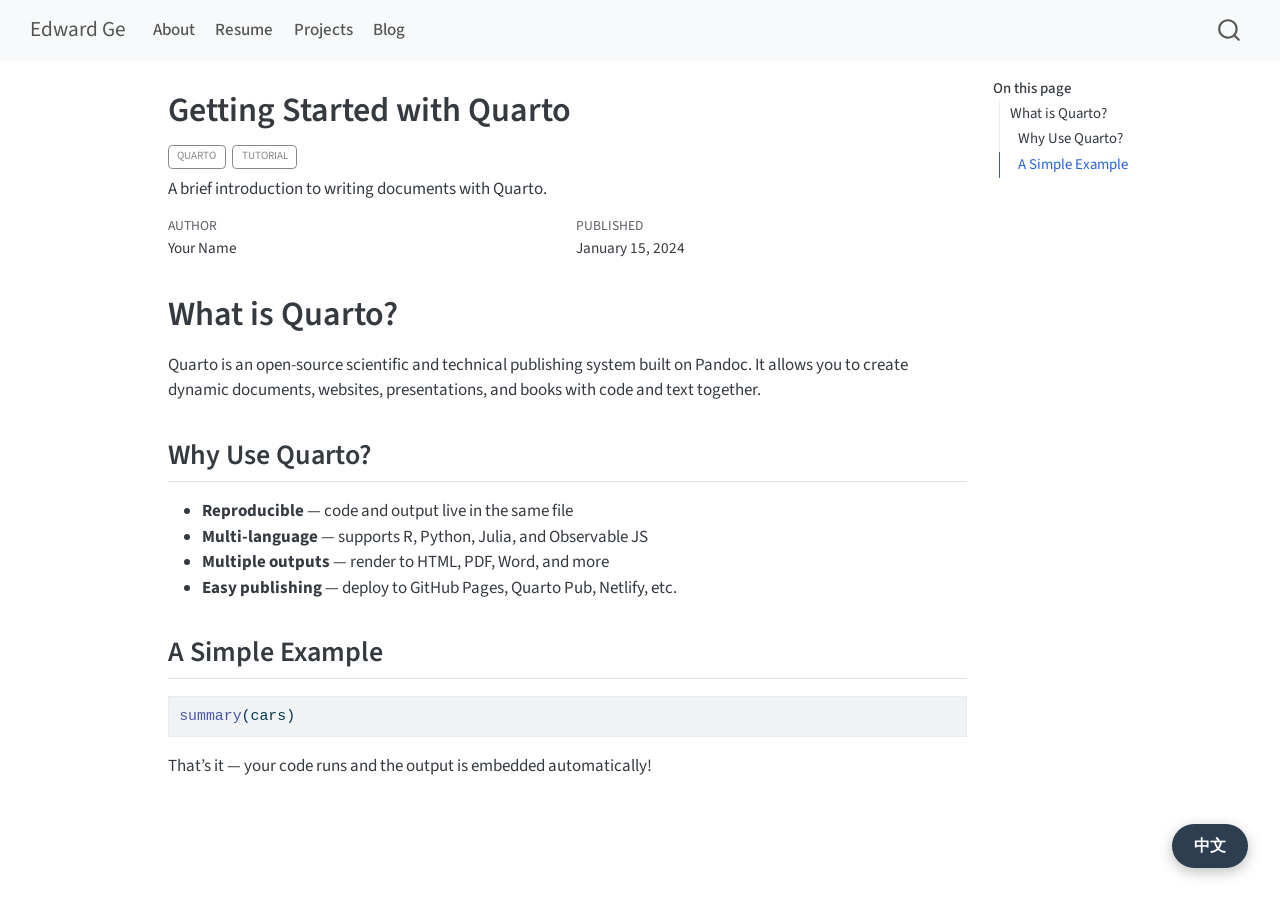
<file: docs/projects/project2/index.html>
<!DOCTYPE html>
<html xmlns="http://www.w3.org/1999/xhtml" lang="en" xml:lang="en"><head>

<meta charset="utf-8">
<meta name="generator" content="quarto-1.9.36">

<meta name="viewport" content="width=device-width, initial-scale=1.0, user-scalable=yes">

<meta name="author" content="Your Name">
<meta name="dcterms.date" content="2024-01-15">
<meta name="description" content="A brief introduction to writing documents with Quarto.">

<title>Getting Started with Quarto – Edward Ge</title>
<style>
/* Default styles provided by pandoc.
** See https://pandoc.org/MANUAL.html#variables-for-html for config info.
*/
code{white-space: pre-wrap;}
span.smallcaps{font-variant: small-caps;}
div.columns{display: flex; gap: min(4vw, 1.5em);}
div.column{flex: auto; overflow-x: auto;}
div.hanging-indent{margin-left: 1.5em; text-indent: -1.5em;}
ul.task-list{list-style: none;}
ul.task-list li input[type="checkbox"] {
  width: 0.8em;
  margin: 0 0.8em 0.2em -1em; /* quarto-specific, see https://github.com/quarto-dev/quarto-cli/issues/4556 */ 
  vertical-align: middle;
}
/* CSS for syntax highlighting */
html { -webkit-text-size-adjust: 100%; }
pre > code.sourceCode { white-space: pre; position: relative; }
pre > code.sourceCode > span { display: inline-block; line-height: 1.25; }
pre > code.sourceCode > span:empty { height: 1.2em; }
.sourceCode { overflow: visible; }
code.sourceCode > span { color: inherit; text-decoration: inherit; }
div.sourceCode { margin: 1em 0; }
pre.sourceCode { margin: 0; }
@media screen {
div.sourceCode { overflow: auto; }
}
@media print {
pre > code.sourceCode { white-space: pre-wrap; }
pre > code.sourceCode > span { text-indent: -5em; padding-left: 5em; }
}
pre.numberSource code
  { counter-reset: source-line 0; }
pre.numberSource code > span
  { position: relative; left: -4em; counter-increment: source-line; }
pre.numberSource code > span > a:first-child::before
  { content: counter(source-line);
    position: relative; left: -1em; text-align: right; vertical-align: baseline;
    border: none; display: inline-block;
    -webkit-touch-callout: none; -webkit-user-select: none;
    -khtml-user-select: none; -moz-user-select: none;
    -ms-user-select: none; user-select: none;
    padding: 0 4px; width: 4em;
  }
pre.numberSource { margin-left: 3em;  padding-left: 4px; }
div.sourceCode
  {   }
@media screen {
pre > code.sourceCode > span > a:first-child::before { text-decoration: underline; }
}
</style>


<script src="../../site_libs/quarto-nav/quarto-nav.js"></script>
<script src="../../site_libs/quarto-nav/headroom.min.js"></script>
<script src="../../site_libs/clipboard/clipboard.min.js"></script>
<script src="../../site_libs/quarto-search/autocomplete.umd.js"></script>
<script src="../../site_libs/quarto-search/fuse.min.js"></script>
<script src="../../site_libs/quarto-search/quarto-search.js"></script>
<meta name="quarto:offset" content="../../">
<script src="../../site_libs/quarto-html/quarto.js" type="module"></script>
<script src="../../site_libs/quarto-html/tabsets/tabsets.js" type="module"></script>
<script src="../../site_libs/quarto-html/popper.min.js"></script>
<script src="../../site_libs/quarto-html/tippy.umd.min.js"></script>
<script src="../../site_libs/quarto-html/anchor.min.js"></script>
<link href="../../site_libs/quarto-html/tippy.css" rel="stylesheet">
<link href="../../site_libs/quarto-html/quarto-syntax-highlighting-845c23b38eaddc0f92fda52bfe77a8c8.css" rel="stylesheet" id="quarto-text-highlighting-styles">
<script src="../../site_libs/bootstrap/bootstrap.min.js"></script>
<link href="../../site_libs/bootstrap/bootstrap-icons.css" rel="stylesheet">
<link href="../../site_libs/bootstrap/bootstrap-a0f9fd0d421825b736dc1bbcbcba2219.min.css" rel="stylesheet" append-hash="true" id="quarto-bootstrap" data-mode="light">
<script id="quarto-search-options" type="application/json">{
  "location": "navbar",
  "copy-button": false,
  "collapse-after": 3,
  "panel-placement": "end",
  "type": "overlay",
  "limit": 50,
  "keyboard-shortcut": [
    "f",
    "/",
    "s"
  ],
  "show-item-context": false,
  "language": {
    "search-no-results-text": "No results",
    "search-matching-documents-text": "matching documents",
    "search-copy-link-title": "Copy link to search",
    "search-hide-matches-text": "Hide additional matches",
    "search-more-match-text": "more match in this document",
    "search-more-matches-text": "more matches in this document",
    "search-clear-button-title": "Clear",
    "search-text-placeholder": "",
    "search-detached-cancel-button-title": "Cancel",
    "search-submit-button-title": "Submit",
    "search-label": "Search"
  }
}</script>


<link rel="stylesheet" href="../../styles.css">
</head>

<body class="nav-fixed quarto-light">

<div id="quarto-search-results"></div>
  <header id="quarto-header" class="headroom fixed-top">
    <nav class="navbar navbar-expand-lg " data-bs-theme="dark">
      <div class="navbar-container container-fluid">
      <div class="navbar-brand-container mx-auto">
    <a class="navbar-brand" href="../../index.html">
    <span class="navbar-title">Edward Ge</span>
    </a>
  </div>
            <div id="quarto-search" class="" title="Search"></div>
          <button class="navbar-toggler" type="button" data-bs-toggle="collapse" data-bs-target="#navbarCollapse" aria-controls="navbarCollapse" role="menu" aria-expanded="false" aria-label="Toggle navigation" onclick="if (window.quartoToggleHeadroom) { window.quartoToggleHeadroom(); }">
  <span class="navbar-toggler-icon"></span>
</button>
          <div class="collapse navbar-collapse" id="navbarCollapse">
            <ul class="navbar-nav navbar-nav-scroll me-auto">
  <li class="nav-item">
    <a class="nav-link" href="../../index.html"> 
<span class="menu-text">About</span></a>
  </li>  
  <li class="nav-item">
    <a class="nav-link" href="../../resume.html"> 
<span class="menu-text">Resume</span></a>
  </li>  
  <li class="nav-item">
    <a class="nav-link" href="../../projects.html"> 
<span class="menu-text">Projects</span></a>
  </li>  
  <li class="nav-item">
    <a class="nav-link" href="../../blog.html"> 
<span class="menu-text">Blog</span></a>
  </li>  
</ul>
          </div> <!-- /navcollapse -->
            <div class="quarto-navbar-tools">
</div>
      </div> <!-- /container-fluid -->
    </nav>
</header>
<!-- content -->
<div id="quarto-content" class="quarto-container page-columns page-rows-contents page-layout-article page-navbar">
<!-- sidebar -->
<!-- margin-sidebar -->
    <div id="quarto-margin-sidebar" class="sidebar margin-sidebar">
        <nav id="TOC" role="doc-toc" class="toc-active">
    <h2 id="toc-title">On this page</h2>
   
  <ul>
  <li><a href="#what-is-quarto" id="toc-what-is-quarto" class="nav-link active" data-scroll-target="#what-is-quarto">What is Quarto?</a>
  <ul class="collapse">
  <li><a href="#why-use-quarto" id="toc-why-use-quarto" class="nav-link" data-scroll-target="#why-use-quarto">Why Use Quarto?</a></li>
  <li><a href="#a-simple-example" id="toc-a-simple-example" class="nav-link" data-scroll-target="#a-simple-example">A Simple Example</a></li>
  </ul></li>
  </ul>
</nav>
    </div>
<!-- main -->
<main class="content" id="quarto-document-content">

<header id="title-block-header" class="quarto-title-block default">
<div class="quarto-title">
<h1 class="title">Getting Started with Quarto</h1>
  <div class="quarto-categories">
    <div class="quarto-category">quarto</div>
    <div class="quarto-category">tutorial</div>
  </div>
  </div>

<div>
  <div class="description">
    A brief introduction to writing documents with Quarto.
  </div>
</div>


<div class="quarto-title-meta">

    <div>
    <div class="quarto-title-meta-heading">Author</div>
    <div class="quarto-title-meta-contents">
             <p>Your Name </p>
          </div>
  </div>
    
    <div>
    <div class="quarto-title-meta-heading">Published</div>
    <div class="quarto-title-meta-contents">
      <p class="date">January 15, 2024</p>
    </div>
  </div>
  
    
  </div>
  


</header>


<section id="what-is-quarto" class="level1">
<h1>What is Quarto?</h1>
<p>Quarto is an open-source scientific and technical publishing system built on Pandoc. It allows you to create dynamic documents, websites, presentations, and books with code and text together.</p>
<section id="why-use-quarto" class="level2">
<h2 class="anchored" data-anchor-id="why-use-quarto">Why Use Quarto?</h2>
<ul>
<li><strong>Reproducible</strong> — code and output live in the same file</li>
<li><strong>Multi-language</strong> — supports R, Python, Julia, and Observable JS</li>
<li><strong>Multiple outputs</strong> — render to HTML, PDF, Word, and more</li>
<li><strong>Easy publishing</strong> — deploy to GitHub Pages, Quarto Pub, Netlify, etc.</li>
</ul>
</section>
<section id="a-simple-example" class="level2">
<h2 class="anchored" data-anchor-id="a-simple-example">A Simple Example</h2>
<div class="code-copy-outer-scaffold"><div class="sourceCode" id="cb1"><pre class="sourceCode r code-with-copy"><code class="sourceCode r"><span id="cb1-1"><a href="#cb1-1" aria-hidden="true" tabindex="-1"></a><span class="fu">summary</span>(cars)</span></code></pre></div><button title="Copy to Clipboard" class="code-copy-button"><i class="bi"></i></button></div>
<p>That’s it — your code runs and the output is embedded automatically!</p>


</section>
</section>

</main> <!-- /main -->
<style>
  #lang-toggle-btn {
    position: fixed;
    bottom: 32px;
    right: 32px;
    z-index: 9999;
    background: #2c3e50;
    color: #fff;
    border: none;
    border-radius: 24px;
    padding: 10px 22px;
    font-size: 0.95rem;
    font-weight: 600;
    cursor: pointer;
    box-shadow: 0 4px 14px rgba(0,0,0,0.25);
    transition: background 0.2s, transform 0.1s;
  }
  #lang-toggle-btn:hover {
    background: #1a252f;
    transform: translateY(-2px);
  }
  .lang-zh { display: none; }
</style>

<button id="lang-toggle-btn">中文</button>

<script>
(function () {
  var currentLang = localStorage.getItem('preferred-lang') || 'en';
  var btn = document.getElementById('lang-toggle-btn');

  var nameEN = 'Edward Ge';
  var nameZH = '葛智健';

  function applyLang(lang) {
    // 用 'block' 而不是 '' 确保覆盖 CSS 的 display:none
    document.querySelectorAll('.lang-en').forEach(function (el) {
      el.style.display = lang === 'en' ? 'block' : 'none';
    });
    document.querySelectorAll('.lang-zh').forEach(function (el) {
      el.style.display = lang === 'zh' ? 'block' : 'none';
    });

    // 切换名字
    var nameEl = document.querySelector('.quarto-about-jolla h1');
    if (nameEl) nameEl.textContent = lang === 'en' ? nameEN : nameZH;

    btn.textContent = lang === 'en' ? '中文' : 'EN';
    localStorage.setItem('preferred-lang', lang);
    currentLang = lang;
  }

  btn.addEventListener('click', function () {
    applyLang(currentLang === 'en' ? 'zh' : 'en');
  });

  // 直接调用，不用 DOMContentLoaded（脚本在 body 末尾，DOM 已就绪）
  applyLang(currentLang);
})();
</script>
<script id="quarto-html-after-body" type="application/javascript">
  window.document.addEventListener("DOMContentLoaded", function (event) {
    const icon = "";
    const anchorJS = new window.AnchorJS();
    anchorJS.options = {
      placement: 'right',
      icon: icon
    };
    anchorJS.add('.anchored');
    const isCodeAnnotation = (el) => {
      for (const clz of el.classList) {
        if (clz.startsWith('code-annotation-')) {                     
          return true;
        }
      }
      return false;
    }
    const onCopySuccess = function(e) {
      // button target
      const button = e.trigger;
      // don't keep focus
      button.blur();
      // flash "checked"
      button.classList.add('code-copy-button-checked');
      var currentTitle = button.getAttribute("title");
      button.setAttribute("title", "Copied!");
      let tooltip;
      if (window.bootstrap) {
        button.setAttribute("data-bs-toggle", "tooltip");
        button.setAttribute("data-bs-placement", "left");
        button.setAttribute("data-bs-title", "Copied!");
        tooltip = new bootstrap.Tooltip(button, 
          { trigger: "manual", 
            customClass: "code-copy-button-tooltip",
            offset: [0, -8]});
        tooltip.show();    
      }
      setTimeout(function() {
        if (tooltip) {
          tooltip.hide();
          button.removeAttribute("data-bs-title");
          button.removeAttribute("data-bs-toggle");
          button.removeAttribute("data-bs-placement");
        }
        button.setAttribute("title", currentTitle);
        button.classList.remove('code-copy-button-checked');
      }, 1000);
      // clear code selection
      e.clearSelection();
    }
    const getTextToCopy = function(trigger) {
      const outerScaffold = trigger.parentElement.cloneNode(true);
      const codeEl = outerScaffold.querySelector('code');
      for (const childEl of codeEl.children) {
        if (isCodeAnnotation(childEl)) {
          childEl.remove();
        }
      }
      return codeEl.innerText;
    }
    const clipboard = new window.ClipboardJS('.code-copy-button:not([data-in-quarto-modal])', {
      text: getTextToCopy
    });
    clipboard.on('success', onCopySuccess);
    if (window.document.getElementById('quarto-embedded-source-code-modal')) {
      const clipboardModal = new window.ClipboardJS('.code-copy-button[data-in-quarto-modal]', {
        text: getTextToCopy,
        container: window.document.getElementById('quarto-embedded-source-code-modal')
      });
      clipboardModal.on('success', onCopySuccess);
    }
      var localhostRegex = new RegExp(/^(?:http|https):\/\/localhost\:?[0-9]*\//);
      var mailtoRegex = new RegExp(/^mailto:/);
        var filterRegex = new RegExp('/' + window.location.host + '/');
      var isInternal = (href) => {
          return filterRegex.test(href) || localhostRegex.test(href) || mailtoRegex.test(href);
      }
      // Inspect non-navigation links and adorn them if external
     var links = window.document.querySelectorAll('a[href]:not(.nav-link):not(.navbar-brand):not(.toc-action):not(.sidebar-link):not(.sidebar-item-toggle):not(.pagination-link):not(.no-external):not([aria-hidden]):not(.dropdown-item):not(.quarto-navigation-tool):not(.about-link)');
      for (var i=0; i<links.length; i++) {
        const link = links[i];
        if (!isInternal(link.href)) {
          // undo the damage that might have been done by quarto-nav.js in the case of
          // links that we want to consider external
          if (link.dataset.originalHref !== undefined) {
            link.href = link.dataset.originalHref;
          }
        }
      }
    function tippyHover(el, contentFn, onTriggerFn, onUntriggerFn) {
      const config = {
        allowHTML: true,
        maxWidth: 500,
        delay: 100,
        arrow: false,
        appendTo: function(el) {
            return el.parentElement;
        },
        interactive: true,
        interactiveBorder: 10,
        theme: 'quarto',
        placement: 'bottom-start',
      };
      if (contentFn) {
        config.content = contentFn;
      }
      if (onTriggerFn) {
        config.onTrigger = onTriggerFn;
      }
      if (onUntriggerFn) {
        config.onUntrigger = onUntriggerFn;
      }
      window.tippy(el, config); 
    }
    const noterefs = window.document.querySelectorAll('a[role="doc-noteref"]');
    for (var i=0; i<noterefs.length; i++) {
      const ref = noterefs[i];
      tippyHover(ref, function() {
        // use id or data attribute instead here
        let href = ref.getAttribute('data-footnote-href') || ref.getAttribute('href');
        try { href = new URL(href).hash; } catch {}
        const id = href.replace(/^#\/?/, "");
        const note = window.document.getElementById(id);
        if (note) {
          return note.innerHTML;
        } else {
          return "";
        }
      });
    }
    const xrefs = window.document.querySelectorAll('a.quarto-xref');
    const processXRef = (id, note) => {
      // Strip column container classes
      const stripColumnClz = (el) => {
        el.classList.remove("page-full", "page-columns");
        if (el.children) {
          for (const child of el.children) {
            stripColumnClz(child);
          }
        }
      }
      stripColumnClz(note)
      if (id === null || id.startsWith('sec-')) {
        // Special case sections, only their first couple elements
        const container = document.createElement("div");
        if (note.children && note.children.length > 2) {
          container.appendChild(note.children[0].cloneNode(true));
          for (let i = 1; i < note.children.length; i++) {
            const child = note.children[i];
            if (child.tagName === "P" && child.innerText === "") {
              continue;
            } else {
              container.appendChild(child.cloneNode(true));
              break;
            }
          }
          if (window.Quarto?.typesetMath) {
            window.Quarto.typesetMath(container);
          }
          return container.innerHTML
        } else {
          if (window.Quarto?.typesetMath) {
            window.Quarto.typesetMath(note);
          }
          return note.innerHTML;
        }
      } else {
        // Remove any anchor links if they are present
        const anchorLink = note.querySelector('a.anchorjs-link');
        if (anchorLink) {
          anchorLink.remove();
        }
        if (window.Quarto?.typesetMath) {
          window.Quarto.typesetMath(note);
        }
        if (note.classList.contains("callout")) {
          return note.outerHTML;
        } else {
          return note.innerHTML;
        }
      }
    }
    for (var i=0; i<xrefs.length; i++) {
      const xref = xrefs[i];
      tippyHover(xref, undefined, function(instance) {
        instance.disable();
        let url = xref.getAttribute('href');
        let hash = undefined; 
        if (url.startsWith('#')) {
          hash = url;
        } else {
          try { hash = new URL(url).hash; } catch {}
        }
        if (hash) {
          const id = hash.replace(/^#\/?/, "");
          const note = window.document.getElementById(id);
          if (note !== null) {
            try {
              const html = processXRef(id, note.cloneNode(true));
              instance.setContent(html);
            } finally {
              instance.enable();
              instance.show();
            }
          } else {
            // See if we can fetch this
            fetch(url.split('#')[0])
            .then(res => res.text())
            .then(html => {
              const parser = new DOMParser();
              const htmlDoc = parser.parseFromString(html, "text/html");
              const note = htmlDoc.getElementById(id);
              if (note !== null) {
                const html = processXRef(id, note);
                instance.setContent(html);
              } 
            }).finally(() => {
              instance.enable();
              instance.show();
            });
          }
        } else {
          // See if we can fetch a full url (with no hash to target)
          // This is a special case and we should probably do some content thinning / targeting
          fetch(url)
          .then(res => res.text())
          .then(html => {
            const parser = new DOMParser();
            const htmlDoc = parser.parseFromString(html, "text/html");
            const note = htmlDoc.querySelector('main.content');
            if (note !== null) {
              // This should only happen for chapter cross references
              // (since there is no id in the URL)
              // remove the first header
              if (note.children.length > 0 && note.children[0].tagName === "HEADER") {
                note.children[0].remove();
              }
              const html = processXRef(null, note);
              instance.setContent(html);
            } 
          }).finally(() => {
            instance.enable();
            instance.show();
          });
        }
      }, function(instance) {
      });
    }
        let selectedAnnoteEl;
        const selectorForAnnotation = ( cell, annotation) => {
          let cellAttr = 'data-code-cell="' + cell + '"';
          let lineAttr = 'data-code-annotation="' +  annotation + '"';
          const selector = 'span[' + cellAttr + '][' + lineAttr + ']';
          return selector;
        }
        const selectCodeLines = (annoteEl) => {
          const doc = window.document;
          const targetCell = annoteEl.getAttribute("data-target-cell");
          const targetAnnotation = annoteEl.getAttribute("data-target-annotation");
          const annoteSpan = window.document.querySelector(selectorForAnnotation(targetCell, targetAnnotation));
          const lines = annoteSpan.getAttribute("data-code-lines").split(",");
          const lineIds = lines.map((line) => {
            return targetCell + "-" + line;
          })
          let top = null;
          let height = null;
          let parent = null;
          if (lineIds.length > 0) {
              //compute the position of the single el (top and bottom and make a div)
              const el = window.document.getElementById(lineIds[0]);
              top = el.offsetTop;
              height = el.offsetHeight;
              parent = el.parentElement.parentElement;
            if (lineIds.length > 1) {
              const lastEl = window.document.getElementById(lineIds[lineIds.length - 1]);
              const bottom = lastEl.offsetTop + lastEl.offsetHeight;
              height = bottom - top;
            }
            if (top !== null && height !== null && parent !== null) {
              // cook up a div (if necessary) and position it 
              let div = window.document.getElementById("code-annotation-line-highlight");
              if (div === null) {
                div = window.document.createElement("div");
                div.setAttribute("id", "code-annotation-line-highlight");
                div.style.position = 'absolute';
                parent.appendChild(div);
              }
              div.style.top = top - 2 + "px";
              div.style.height = height + 4 + "px";
              div.style.left = 0;
              let gutterDiv = window.document.getElementById("code-annotation-line-highlight-gutter");
              if (gutterDiv === null) {
                gutterDiv = window.document.createElement("div");
                gutterDiv.setAttribute("id", "code-annotation-line-highlight-gutter");
                gutterDiv.style.position = 'absolute';
                const codeCell = window.document.getElementById(targetCell);
                const gutter = codeCell.querySelector('.code-annotation-gutter');
                gutter.appendChild(gutterDiv);
              }
              gutterDiv.style.top = top - 2 + "px";
              gutterDiv.style.height = height + 4 + "px";
            }
            selectedAnnoteEl = annoteEl;
          }
        };
        const unselectCodeLines = () => {
          const elementsIds = ["code-annotation-line-highlight", "code-annotation-line-highlight-gutter"];
          elementsIds.forEach((elId) => {
            const div = window.document.getElementById(elId);
            if (div) {
              div.remove();
            }
          });
          selectedAnnoteEl = undefined;
        };
          // Handle positioning of the toggle
      window.addEventListener(
        "resize",
        throttle(() => {
          elRect = undefined;
          if (selectedAnnoteEl) {
            selectCodeLines(selectedAnnoteEl);
          }
        }, 10)
      );
      function throttle(fn, ms) {
      let throttle = false;
      let timer;
        return (...args) => {
          if(!throttle) { // first call gets through
              fn.apply(this, args);
              throttle = true;
          } else { // all the others get throttled
              if(timer) clearTimeout(timer); // cancel #2
              timer = setTimeout(() => {
                fn.apply(this, args);
                timer = throttle = false;
              }, ms);
          }
        };
      }
        // Attach click handler to the DT
        const annoteDls = window.document.querySelectorAll('dt[data-target-cell]');
        for (const annoteDlNode of annoteDls) {
          annoteDlNode.addEventListener('click', (event) => {
            const clickedEl = event.target;
            if (clickedEl !== selectedAnnoteEl) {
              unselectCodeLines();
              const activeEl = window.document.querySelector('dt[data-target-cell].code-annotation-active');
              if (activeEl) {
                activeEl.classList.remove('code-annotation-active');
              }
              selectCodeLines(clickedEl);
              clickedEl.classList.add('code-annotation-active');
            } else {
              // Unselect the line
              unselectCodeLines();
              clickedEl.classList.remove('code-annotation-active');
            }
          });
        }
    const findCites = (el) => {
      const parentEl = el.parentElement;
      if (parentEl) {
        const cites = parentEl.dataset.cites;
        if (cites) {
          return {
            el,
            cites: cites.split(' ')
          };
        } else {
          return findCites(el.parentElement)
        }
      } else {
        return undefined;
      }
    };
    var bibliorefs = window.document.querySelectorAll('a[role="doc-biblioref"]');
    for (var i=0; i<bibliorefs.length; i++) {
      const ref = bibliorefs[i];
      const citeInfo = findCites(ref);
      if (citeInfo) {
        tippyHover(citeInfo.el, function() {
          var popup = window.document.createElement('div');
          citeInfo.cites.forEach(function(cite) {
            var citeDiv = window.document.createElement('div');
            citeDiv.classList.add('hanging-indent');
            citeDiv.classList.add('csl-entry');
            var biblioDiv = window.document.getElementById('ref-' + cite);
            if (biblioDiv) {
              citeDiv.innerHTML = biblioDiv.innerHTML;
            }
            popup.appendChild(citeDiv);
          });
          return popup.innerHTML;
        });
      }
    }
  });
  </script>
</div> <!-- /content -->




</body></html>
</file>
<file: docs/site_libs/quarto-html/tippy.css>
.tippy-box[data-animation=fade][data-state=hidden]{opacity:0}[data-tippy-root]{max-width:calc(100vw - 10px)}.tippy-box{position:relative;background-color:#333;color:#fff;border-radius:4px;font-size:14px;line-height:1.4;white-space:normal;outline:0;transition-property:transform,visibility,opacity}.tippy-box[data-placement^=top]>.tippy-arrow{bottom:0}.tippy-box[data-placement^=top]>.tippy-arrow:before{bottom:-7px;left:0;border-width:8px 8px 0;border-top-color:initial;transform-origin:center top}.tippy-box[data-placement^=bottom]>.tippy-arrow{top:0}.tippy-box[data-placement^=bottom]>.tippy-arrow:before{top:-7px;left:0;border-width:0 8px 8px;border-bottom-color:initial;transform-origin:center bottom}.tippy-box[data-placement^=left]>.tippy-arrow{right:0}.tippy-box[data-placement^=left]>.tippy-arrow:before{border-width:8px 0 8px 8px;border-left-color:initial;right:-7px;transform-origin:center left}.tippy-box[data-placement^=right]>.tippy-arrow{left:0}.tippy-box[data-placement^=right]>.tippy-arrow:before{left:-7px;border-width:8px 8px 8px 0;border-right-color:initial;transform-origin:center right}.tippy-box[data-inertia][data-state=visible]{transition-timing-function:cubic-bezier(.54,1.5,.38,1.11)}.tippy-arrow{width:16px;height:16px;color:#333}.tippy-arrow:before{content:"";position:absolute;border-color:transparent;border-style:solid}.tippy-content{position:relative;padding:5px 9px;z-index:1}
</file>
<file: docs/site_libs/quarto-html/quarto-syntax-highlighting-845c23b38eaddc0f92fda52bfe77a8c8.css>
/* quarto syntax highlight colors */
:root {
  --quarto-hl-ot-color: #003B4F;
  --quarto-hl-at-color: #657422;
  --quarto-hl-ss-color: #20794D;
  --quarto-hl-an-color: #5E5E5E;
  --quarto-hl-fu-color: #4758AB;
  --quarto-hl-st-color: #20794D;
  --quarto-hl-cf-color: #003B4F;
  --quarto-hl-op-color: #5E5E5E;
  --quarto-hl-er-color: #AD0000;
  --quarto-hl-bn-color: #AD0000;
  --quarto-hl-al-color: #AD0000;
  --quarto-hl-va-color: #111111;
  --quarto-hl-bu-color: inherit;
  --quarto-hl-ex-color: inherit;
  --quarto-hl-pp-color: #AD0000;
  --quarto-hl-in-color: #5E5E5E;
  --quarto-hl-vs-color: #20794D;
  --quarto-hl-wa-color: #5E5E5E;
  --quarto-hl-do-color: #5E5E5E;
  --quarto-hl-im-color: #00769E;
  --quarto-hl-ch-color: #20794D;
  --quarto-hl-dt-color: #AD0000;
  --quarto-hl-fl-color: #AD0000;
  --quarto-hl-co-color: #5E5E5E;
  --quarto-hl-cv-color: #5E5E5E;
  --quarto-hl-cn-color: #8f5902;
  --quarto-hl-sc-color: #5E5E5E;
  --quarto-hl-dv-color: #AD0000;
  --quarto-hl-kw-color: #003B4F;
}

/* other quarto variables */
:root {
  --quarto-font-monospace: SFMono-Regular, Menlo, Monaco, Consolas, "Liberation Mono", "Courier New", monospace;
}

/* syntax highlight based on Pandoc's rules */
pre > code.sourceCode > span {
  color: #003B4F;
}

code.sourceCode > span {
  color: #003B4F;
}

div.sourceCode,
div.sourceCode pre.sourceCode {
  color: #003B4F;
}

/* Normal */
code span {
  color: #003B4F;
}

/* Alert */
code span.al {
  color: #AD0000;
  font-style: inherit;
}

/* Annotation */
code span.an {
  color: #5E5E5E;
  font-style: inherit;
}

/* Attribute */
code span.at {
  color: #657422;
  font-style: inherit;
}

/* BaseN */
code span.bn {
  color: #AD0000;
  font-style: inherit;
}

/* BuiltIn */
code span.bu {
  font-style: inherit;
}

/* ControlFlow */
code span.cf {
  color: #003B4F;
  font-weight: bold;
  font-style: inherit;
}

/* Char */
code span.ch {
  color: #20794D;
  font-style: inherit;
}

/* Constant */
code span.cn {
  color: #8f5902;
  font-style: inherit;
}

/* Comment */
code span.co {
  color: #5E5E5E;
  font-style: inherit;
}

/* CommentVar */
code span.cv {
  color: #5E5E5E;
  font-style: italic;
}

/* Documentation */
code span.do {
  color: #5E5E5E;
  font-style: italic;
}

/* DataType */
code span.dt {
  color: #AD0000;
  font-style: inherit;
}

/* DecVal */
code span.dv {
  color: #AD0000;
  font-style: inherit;
}

/* Error */
code span.er {
  color: #AD0000;
  font-style: inherit;
}

/* Extension */
code span.ex {
  font-style: inherit;
}

/* Float */
code span.fl {
  color: #AD0000;
  font-style: inherit;
}

/* Function */
code span.fu {
  color: #4758AB;
  font-style: inherit;
}

/* Import */
code span.im {
  color: #00769E;
  font-style: inherit;
}

/* Information */
code span.in {
  color: #5E5E5E;
  font-style: inherit;
}

/* Keyword */
code span.kw {
  color: #003B4F;
  font-weight: bold;
  font-style: inherit;
}

/* Operator */
code span.op {
  color: #5E5E5E;
  font-style: inherit;
}

/* Other */
code span.ot {
  color: #003B4F;
  font-style: inherit;
}

/* Preprocessor */
code span.pp {
  color: #AD0000;
  font-style: inherit;
}

/* SpecialChar */
code span.sc {
  color: #5E5E5E;
  font-style: inherit;
}

/* SpecialString */
code span.ss {
  color: #20794D;
  font-style: inherit;
}

/* String */
code span.st {
  color: #20794D;
  font-style: inherit;
}

/* Variable */
code span.va {
  color: #111111;
  font-style: inherit;
}

/* VerbatimString */
code span.vs {
  color: #20794D;
  font-style: inherit;
}

/* Warning */
code span.wa {
  color: #5E5E5E;
  font-style: italic;
}

.prevent-inlining {
  content: "</";
}

/*# sourceMappingURL=ac89f0bb514bba72461919f78549e31c.css.map */
</file>
<file: docs/styles.css>
/* css styles */

/* Navbar styling */
.navbar {
  font-weight: 500;
}

/* About page image */
.quarto-about-jolla .about-image {
  border-radius: 50%;
  border: 4px solid #dee2e6;
}

/* ── Language toggle button ── */
.lang-toggle-btn {
  background: transparent;
  border: 1.5px solid rgba(255, 255, 255, 0.7);
  color: rgba(255, 255, 255, 0.9);
  border-radius: 6px;
  padding: 3px 12px;
  font-size: 0.85rem;
  font-weight: 600;
  cursor: pointer;
  margin-left: 12px;
  transition: background 0.2s, color 0.2s;
}
.lang-toggle-btn:hover {
  background: rgba(255, 255, 255, 0.2);
  color: #fff;
}

/* Default: hide Chinese blocks; JS overrides on load */
.lang-zh { display: none; }

/* ── Project listing cards ── */
.quarto-grid-item {
  border-radius: 8px;
  transition: box-shadow 0.2s ease;
}

.quarto-grid-item:hover {
  box-shadow: 0 4px 12px rgba(0, 0, 0, 0.15);
}
</file>
